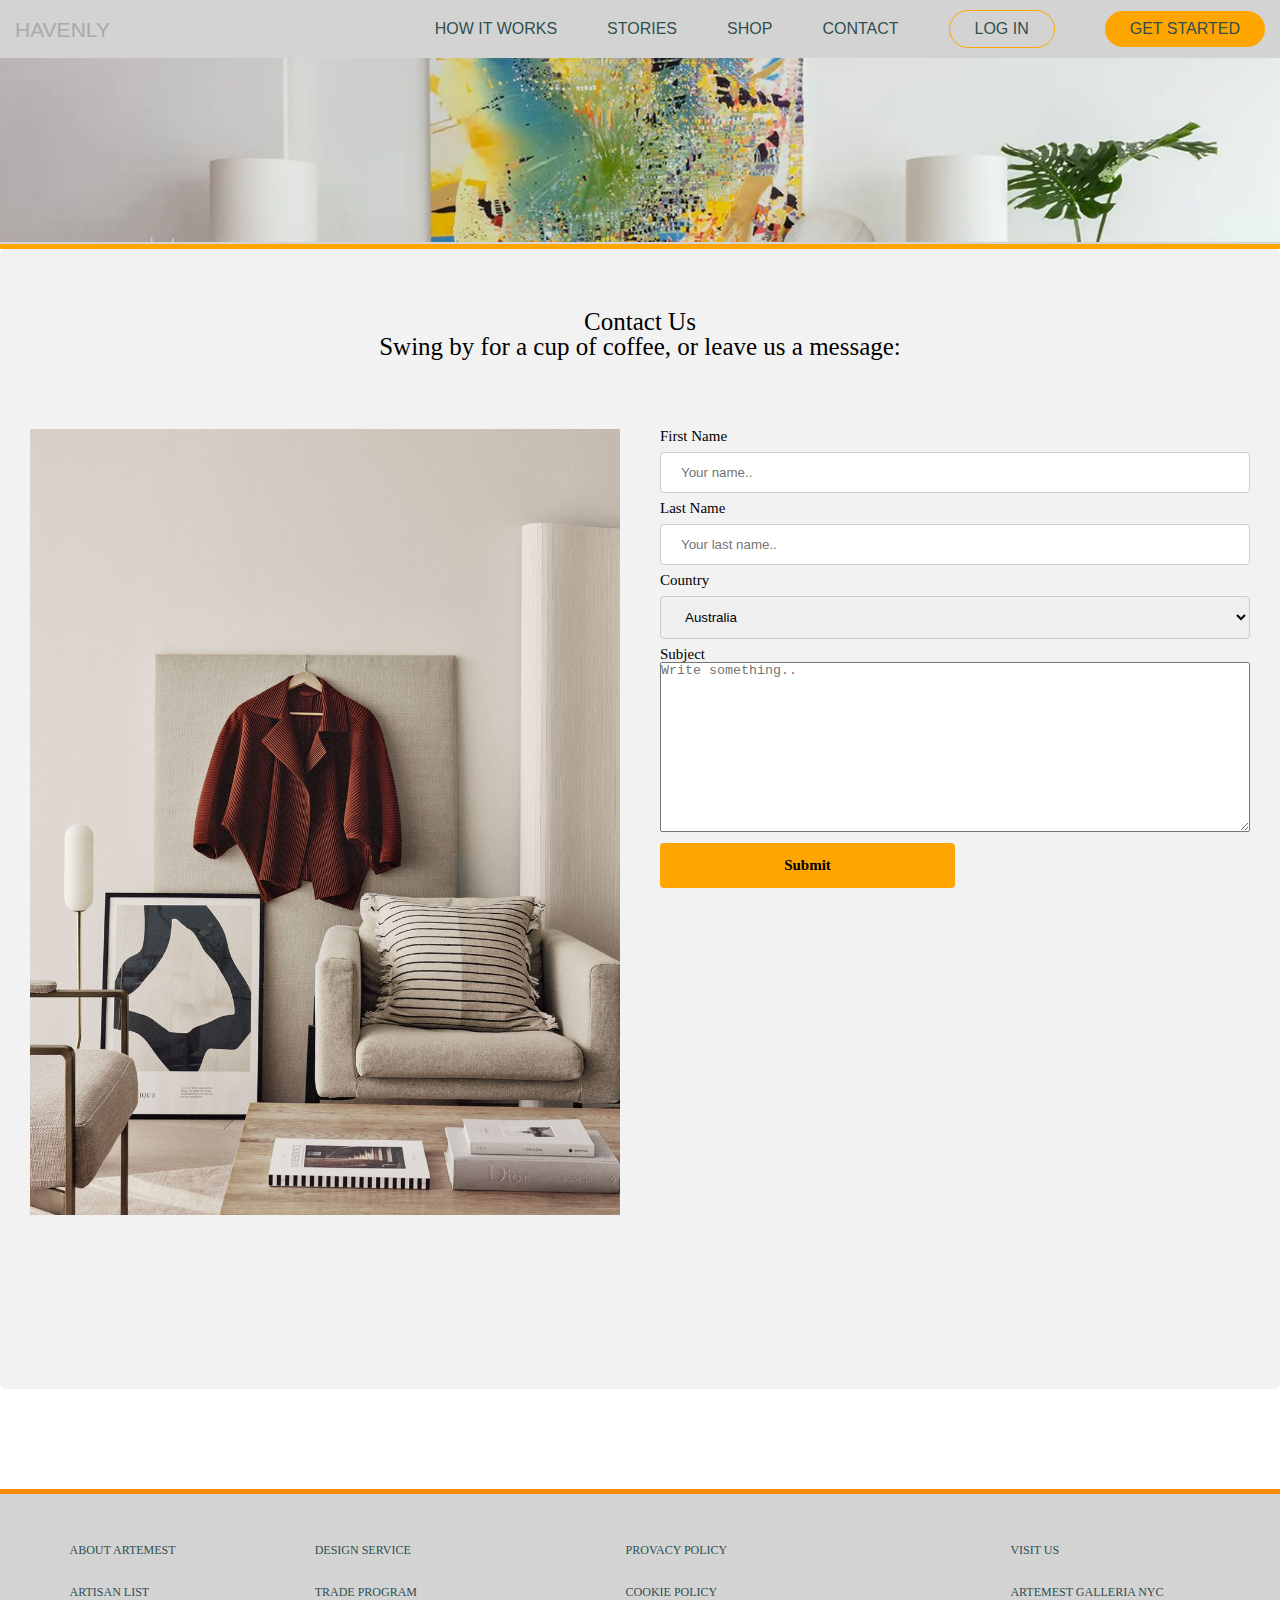
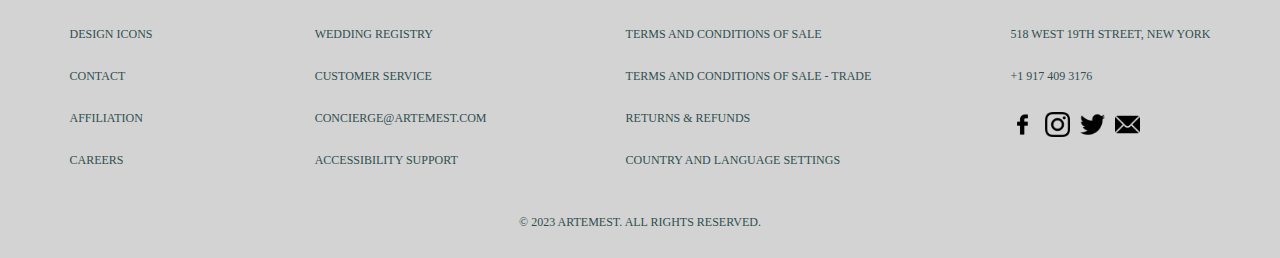
<file: assets/pages/contact.html>
<!DOCTYPE html>
<html lang="en">
<head>
    <meta charset="UTF-8">
    <meta http-equiv="X-UA-Compatible" content="IE=edge">
    <meta name="viewport" content="width=device-width, initial-scale=1.0">
    <link rel="preconnect" href="https://fonts.googleapis.com">
    <link rel="preconnect" href="https://fonts.gstatic.com" crossorigin>
    <link
        href="https://fonts.googleapis.com/css2?family=Andada+Pro:wght@400;500;700&family=Dancing+Script&family=Fira+Sans+Condensed:wght@500&family=Nunito&family=Open+Sans&family=Oswald:wght@500&family=Pacifico&family=Poppins&family=Red+Hat+Display&family=Red+Rose&family=Rufina:wght@700&family=Shantell+Sans:ital,wght@1,700&family=Unbounded&family=Work+Sans&display=swap"
        rel="stylesheet">
    <link rel="stylesheet" href="../css/reset.css">
    <link rel="stylesheet" href="../css/style.css">
    <script src="../../app.js" defer></script>
    <title>Document</title>
</head>
<body>
    <header class="header">
        <nav class="navbar">
            <a href="../../index.html" class="nav-logo">HAVENLY</a>
            <ul class="nav-menu">
                <li class="nav-item">
                    <a href="howitworks.html" class="nav-link">how it works</a>
                </li>
                <li class="nav-item">
                    <a href="stories.html" class="nav-link">stories</a>
                </li>
                <li class="nav-item">
                    <a href="shop.html" class="nav-link">shop</a>
                </li>
                <li class="nav-item">
                    <a href="contact.html" class="nav-link">contact</a>
                </li>
                <li class="first-button">
                    <a href="login.html" class="nav-link">log in</a>
                </li>
                <li class="second-button">
                    <a href="getstarted.html" class="nav-link">get started</a>
                </li>
            </ul>
            <div class="hamburger">
                <span class="bar"></span>
                <span class="bar"></span>
                <span class="bar"></span>
            </div>
        </nav>
        <img style="width:100%" src="../imgs/cover.PNG">
    </header>

    <div class="container">
        <div style="text-align:center; font-size: 25px;  font-family: 'Caveat', cursive; margin-top: 50px;">
          <h2>Contact Us</h2>
          <p>Swing by for a cup of coffee, or leave us a message:</p>
        </div>
        <div class="row">
          <div class="column">
            <img src="../imgs/contacts.jpg" style="max-width:700px; width:100%">
          </div>
          <div class="column">
            <form action="/action_page.php">
              <label for="fname">First Name</label>
              <input type="text" id="fname" name="firstname" placeholder="Your name..">
              <label for="lname">Last Name</label>
              <input type="text" id="lname" name="lastname" placeholder="Your last name..">
              <label for="country">Country</label>
              <select id="country" name="country">
                <option value="australia">Australia</option>
                <option value="canada">Canada</option>
                <option value="usa">USA</option>
              </select>
              <label for="subject">Subject</label>
              <textarea id="subject" name="subject" placeholder="Write something.." style="height:170px; width:100%"></textarea>
              <input style="width:50%" type="submit" value="Submit">
              <iframe style="width:100%; margin-top:10px;" src="https://www.google.com/maps/embed?pb=!1m18!1m12!1m3!1d2063.899574798381!2d-73.98591893163649!3d40.73949865608506!2m3!1f0!2f0!3f0!3m2!1i1024!2i768!4f13.1!3m3!1m2!1s0x89c259a0a2c6fa09%3A0x47e543db7d406c79!2sNYC%20Interior%20Design!5e0!3m2!1ska!2sge!4v1681115161000!5m2!1ska!2sge" width="600" height="450" style="border:0;" allowfullscreen="" loading="lazy" referrerpolicy="no-referrer-when-downgrade"></iframe>
            </form>
          </div>
        </div>
      </div>


      <footer>

        <div class="columns">
            <div class="first-column">
                <div>about artemest</div>
                <div>artisan list</div>
                <div>design icons</div>
                <div>contact</div>
                <div>affiliation</div>
                <div>careers</div>
            </div>

            <div class="second-column">
                <div>design service</div>
                <div>trade program</div>
                <div>wedding registry</div>
                <div>customer service</div>
                <div>concierge@artemest.com</div>
                <div>accessibility support</div>
            </div>

            <div class="third-column">
                <div>provacy policy</div>
                <div>cookie policy</div>
                <div>terms and conditions of sale</div>
                <div>terms and conditions of sale - trade</div>
                <div>returns & refunds</div>
                <div>country and language settings</div>
            </div>

            <div class="forth-column">
                <div>visit us</div>
                <div>artemest galleria NYC</div>
                <div>518 west 19th street, new york</div>
                <div>+1 917 409 3176</div>
                <div class="footer-icons">
                    <div>
                        <img style="width:25px" src="../imgs/facebook.png">
                    </div>
                    <div>
                        <img style="width:25px" src="../imgs/instagram (1).png">
                    </div>
                    <div>
                        <img style="width:25px" src="../imgs/twitter.png">
                    </div>
                    <div>
                        <img style="width:25px" src="../imgs/mail.png">
                    </div>


                </div>
            </div>
        </div>
        <div class="footer-last-line">© 2023 ARTEMEST. ALL RIGHTS RESERVED.
        </div>

    </footer>
      
      
    
</body>
</html>
</file>
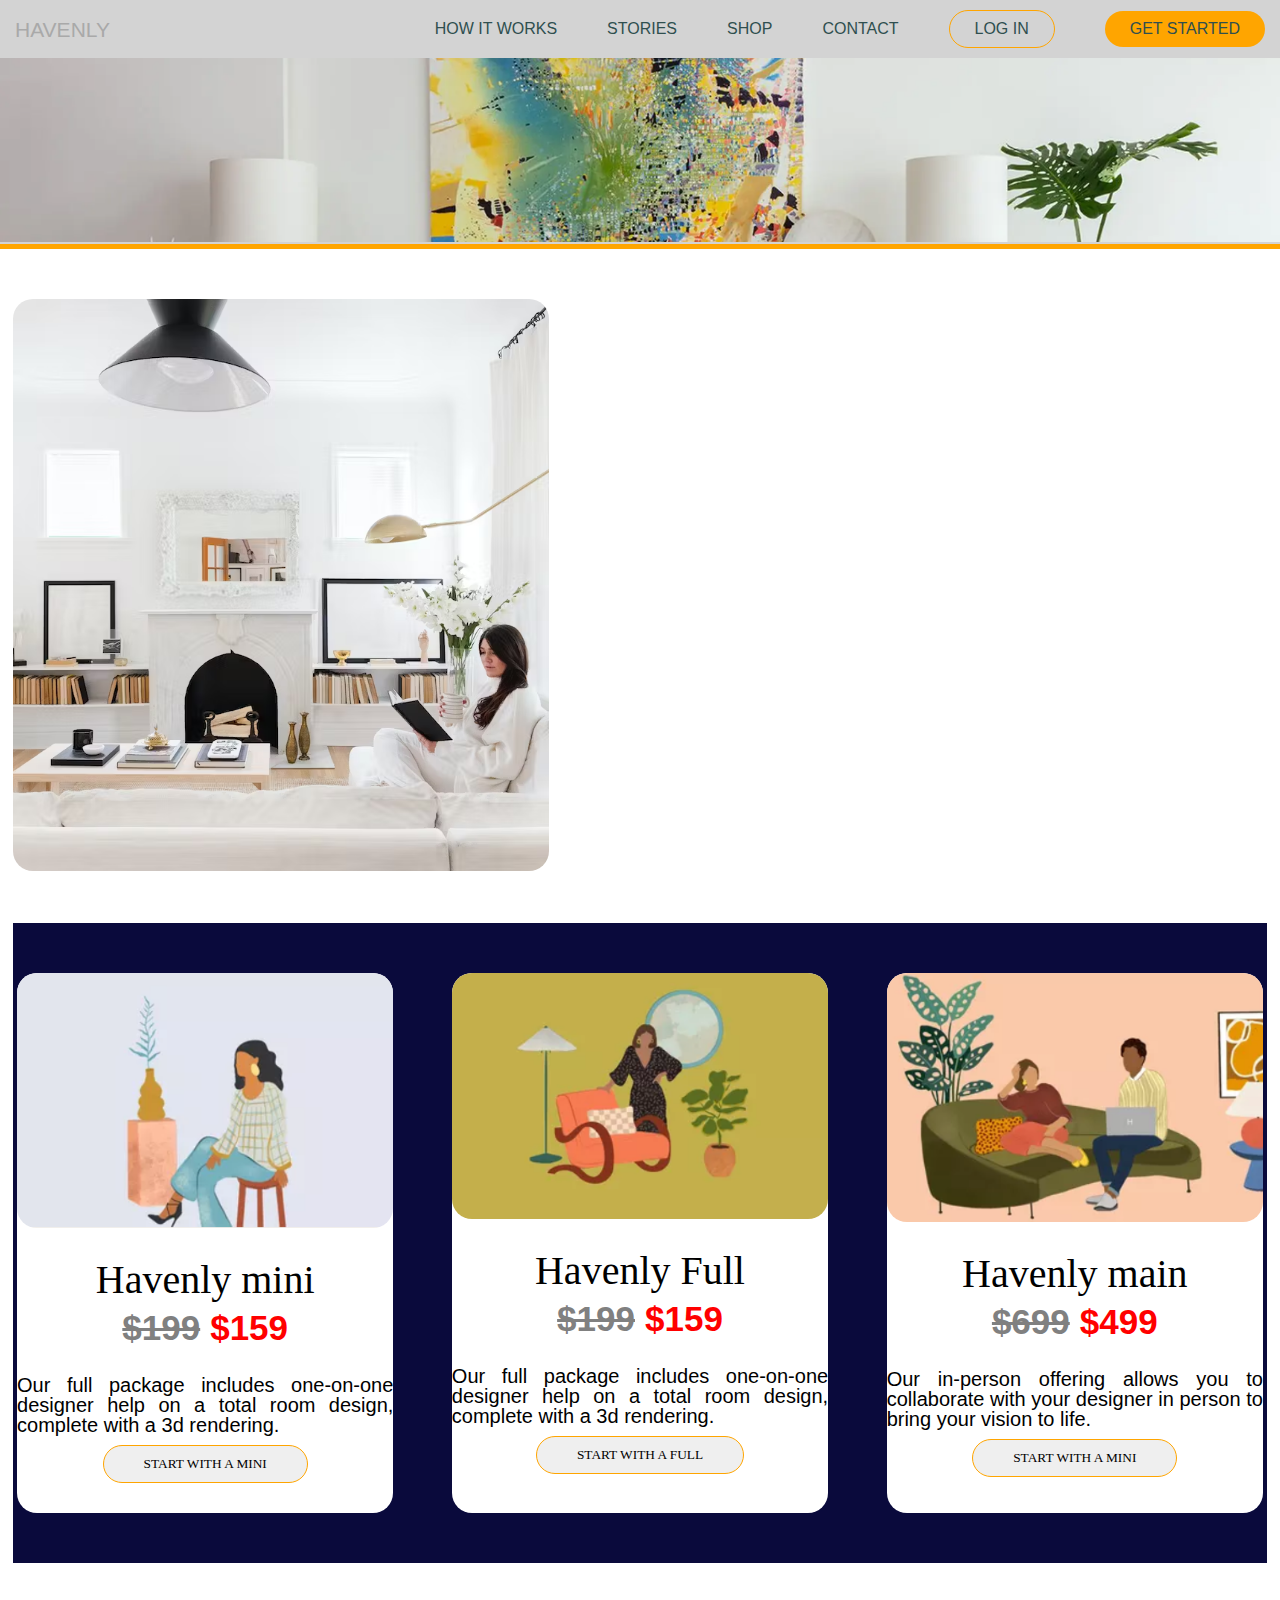
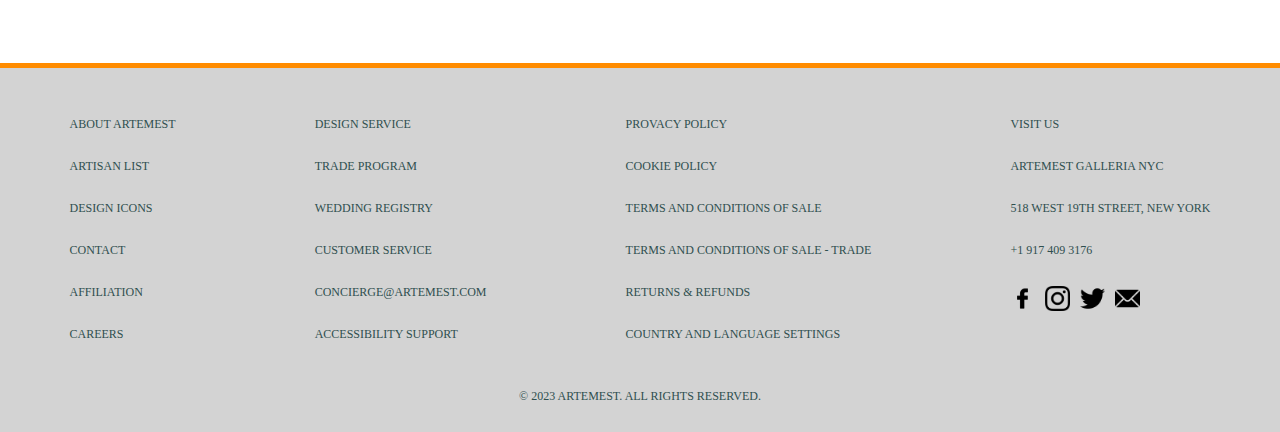
<file: assets/pages/getstarted.html>
<!DOCTYPE html>
<html lang="en">

<head>
    <meta charset="UTF-8">
    <meta http-equiv="X-UA-Compatible" content="IE=edge">
    <meta name="viewport" content="width=device-width, initial-scale=1.0">
    <link rel="preconnect" href="https://fonts.googleapis.com">
    <link rel="preconnect" href="https://fonts.gstatic.com" crossorigin>
    <link
        href="https://fonts.googleapis.com/css2?family=Andada+Pro:wght@400;500;700&family=Dancing+Script&family=Fira+Sans+Condensed:wght@500&family=Nunito&family=Open+Sans&family=Oswald:wght@500&family=Pacifico&family=Poppins&family=Red+Hat+Display&family=Red+Rose&family=Rufina:wght@700&family=Shantell+Sans:ital,wght@1,700&family=Unbounded&family=Work+Sans&display=swap"
        rel="stylesheet">
    <link rel="stylesheet" href="../css/reset.css">
    <link rel="stylesheet" href="../css/style.css">
    <script src="../../app.js" defer></script>
    <title>Document</title>
</head>
<header class="header">
    <nav class="navbar">
        <a href="../../index.html" class="nav-logo">HAVENLY</a>
        <ul class="nav-menu">
            <li class="nav-item">
                <a href="howitworks.html" class="nav-link">how it works</a>
            </li>
            <li class="nav-item">
                <a href="stories.html" class="nav-link">stories</a>
            </li>
            <li class="nav-item">
                <a href="shop.html" class="nav-link">shop</a>
            </li>
            <li class="nav-item">
                <a href="contact.html" class="nav-link">contact</a>
            </li>
            <li class="first-button">
                <a href="login.html" class="nav-link">log in</a>
            </li>
            <li class="second-button">
                <a href="getstarted.html" class="nav-link">get started</a>
            </li>
        </ul>
        <div class="hamburger">
            <span class="bar"></span>
            <span class="bar"></span>
            <span class="bar"></span>
        </div>
    </nav>
    <img style="width:100%" src="../imgs/cover.PNG">
</header>

<body>
    <div class="container-project">
        <div class="getstarted">
            <div class="get-started-img">
                <img src="../imgs/mr.avif">
            </div>
            <div class="getstarted-paragraph">
                <h1>
                    <span>Having</span>
                    <span>a</span>
                    <span>hard</span>
                    <span>time</span>
                    <span>finding</span>
                    <span>the</span>
                    <span>perfect</span>
                    <span>piece</span>
                    <span>for</span>
                    <span>your</span>
                    <span>home?</span>
                    <span>We've</span>
                    <span>got</span>
                    <span>you</span>
                    <span>our</span>
                    <span>designers</span>
                    <span>thoughtfully</span>
                    <span>source</span>
                    <span>products</span>
                    <span>from</span>
                    <span>your</span>
                    <span>favourite</span>
                    <span>brands.</span>
                    <span>Select</span>
                    <span>the</span>
                    <span>rooms</span>
                    <span>that</span>
                    <span>make</span>
                    <span>you</span>
                    <span>swoon.</span>
                </h1>
            </div>
        </div>
    
        <div class="get-main-div">
            <div class="get-div-1">
                <div>
                    <img src="../imgs/mini-1.PNG">
                </div>
                <div  class="get-title-1">Havenly mini</div>
                <div class="inner-flex-1">
                    <div style="color:grey; text-decoration: line-through; font-weight: 700;">$199</div>
                    <div style="color:red; font-weight: 700;">$159</div>
                </div>
                <div class="get-main-p">Our full package includes one-on-one designer help on a total room design, complete with a 3d
                    rendering.</div>
                <div class="get-button-1">
                    <button>start with a mini</button>
                </div>
    
            </div>
    
    
    
            <div class="get-div-2">
                <div>
                    <img src="../imgs/mini-2.PNG">
                </div>
                <div  class="get-title-1">Havenly Full</div>
                <div class="inner-flex-1">
                    <div style="color:grey; text-decoration: line-through; font-weight: 700;">$199</div>
                    <div style="color:red; font-weight: 700;">$159</div>
                </div>
                <div class="get-main-p">Our full package includes one-on-one designer help on a total room design, complete with a 3d
                    rendering.</div>
                <div class="get-button-1">
                    <button>start with a full</button>
                </div>
    
            </div>
    
    
    
            <div class="get-div-3">
                <div>
                    <img src="../imgs/mini-3.PNG">
                </div>
                <div  class="get-title-1">Havenly main</div>
                <div class="inner-flex-1">
                    <div style="color:grey; text-decoration: line-through; font-weight: 700;">$699</div>
                    <div style="color:red; font-weight: 700;">$499</div>
                </div>
                <div class="get-main-p">Our in-person offering allows you to collaborate with your designer in person to bring your vision to
                    life.</div>
                <div class="get-button-1">
                    <button>start with a mini</button>
                </div>
    
            </div>
        </div>
    </div>

    <footer>

        <div class="columns">
            <div class="first-column">
                <div>about artemest</div>
                <div>artisan list</div>
                <div>design icons</div>
                <div>contact</div>
                <div>affiliation</div>
                <div>careers</div>
            </div>

            <div class="second-column">
                <div>design service</div>
                <div>trade program</div>
                <div>wedding registry</div>
                <div>customer service</div>
                <div>concierge@artemest.com</div>
                <div>accessibility support</div>
            </div>

            <div class="third-column">
                <div>provacy policy</div>
                <div>cookie policy</div>
                <div>terms and conditions of sale</div>
                <div>terms and conditions of sale - trade</div>
                <div>returns & refunds</div>
                <div>country and language settings</div>
            </div>

            <div class="forth-column">
                <div>visit us</div>
                <div>artemest galleria NYC</div>
                <div>518 west 19th street, new york</div>
                <div>+1 917 409 3176</div>
                <div class="footer-icons">
                    <div>
                        <img style="width:25px" src="../imgs/facebook.png">
                    </div>
                    <div>
                        <img style="width:25px" src="../imgs/instagram (1).png">
                    </div>
                    <div>
                        <img style="width:25px" src="../imgs/twitter.png">
                    </div>
                    <div>
                        <img style="width:25px" src="../imgs/mail.png">
                    </div>


                </div>
            </div>
        </div>
        <div class="footer-last-line">© 2023 ARTEMEST. ALL RIGHTS RESERVED.
        </div>

    </footer>

</body>

</html>
</file>
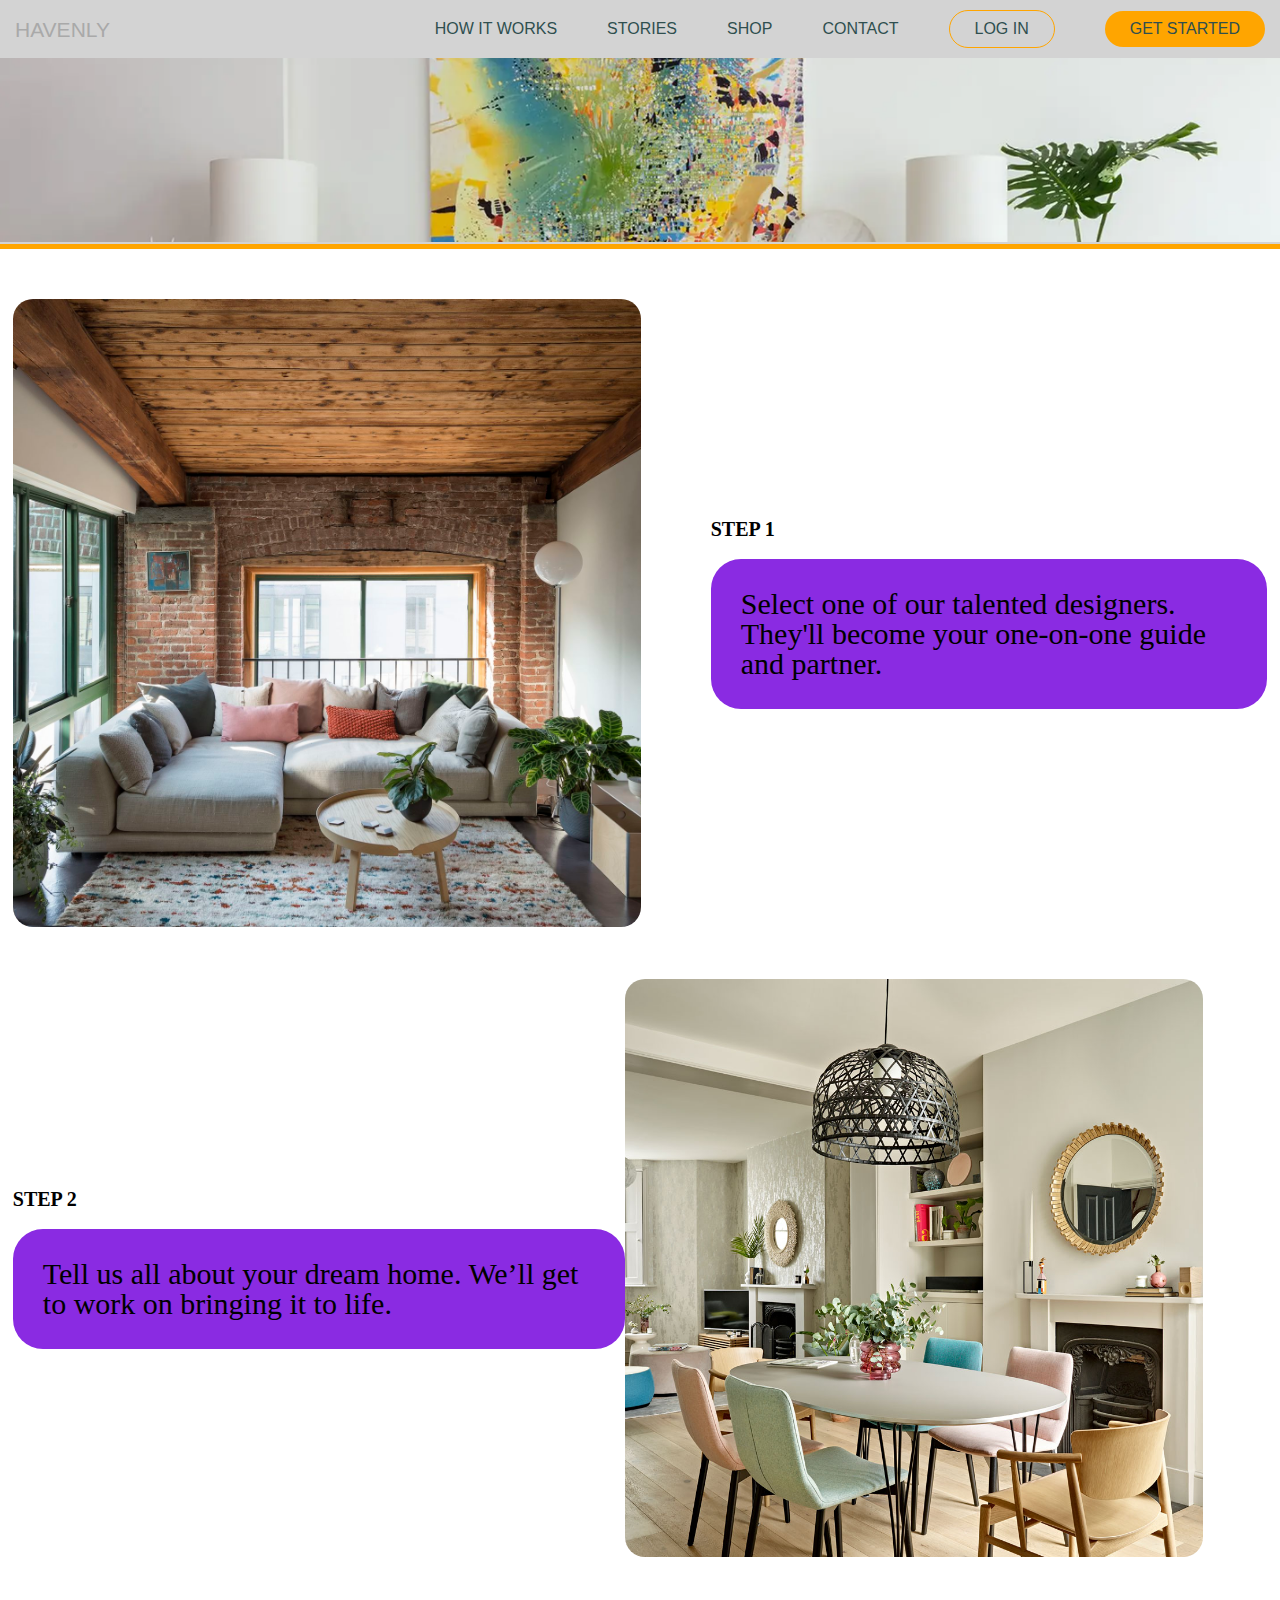
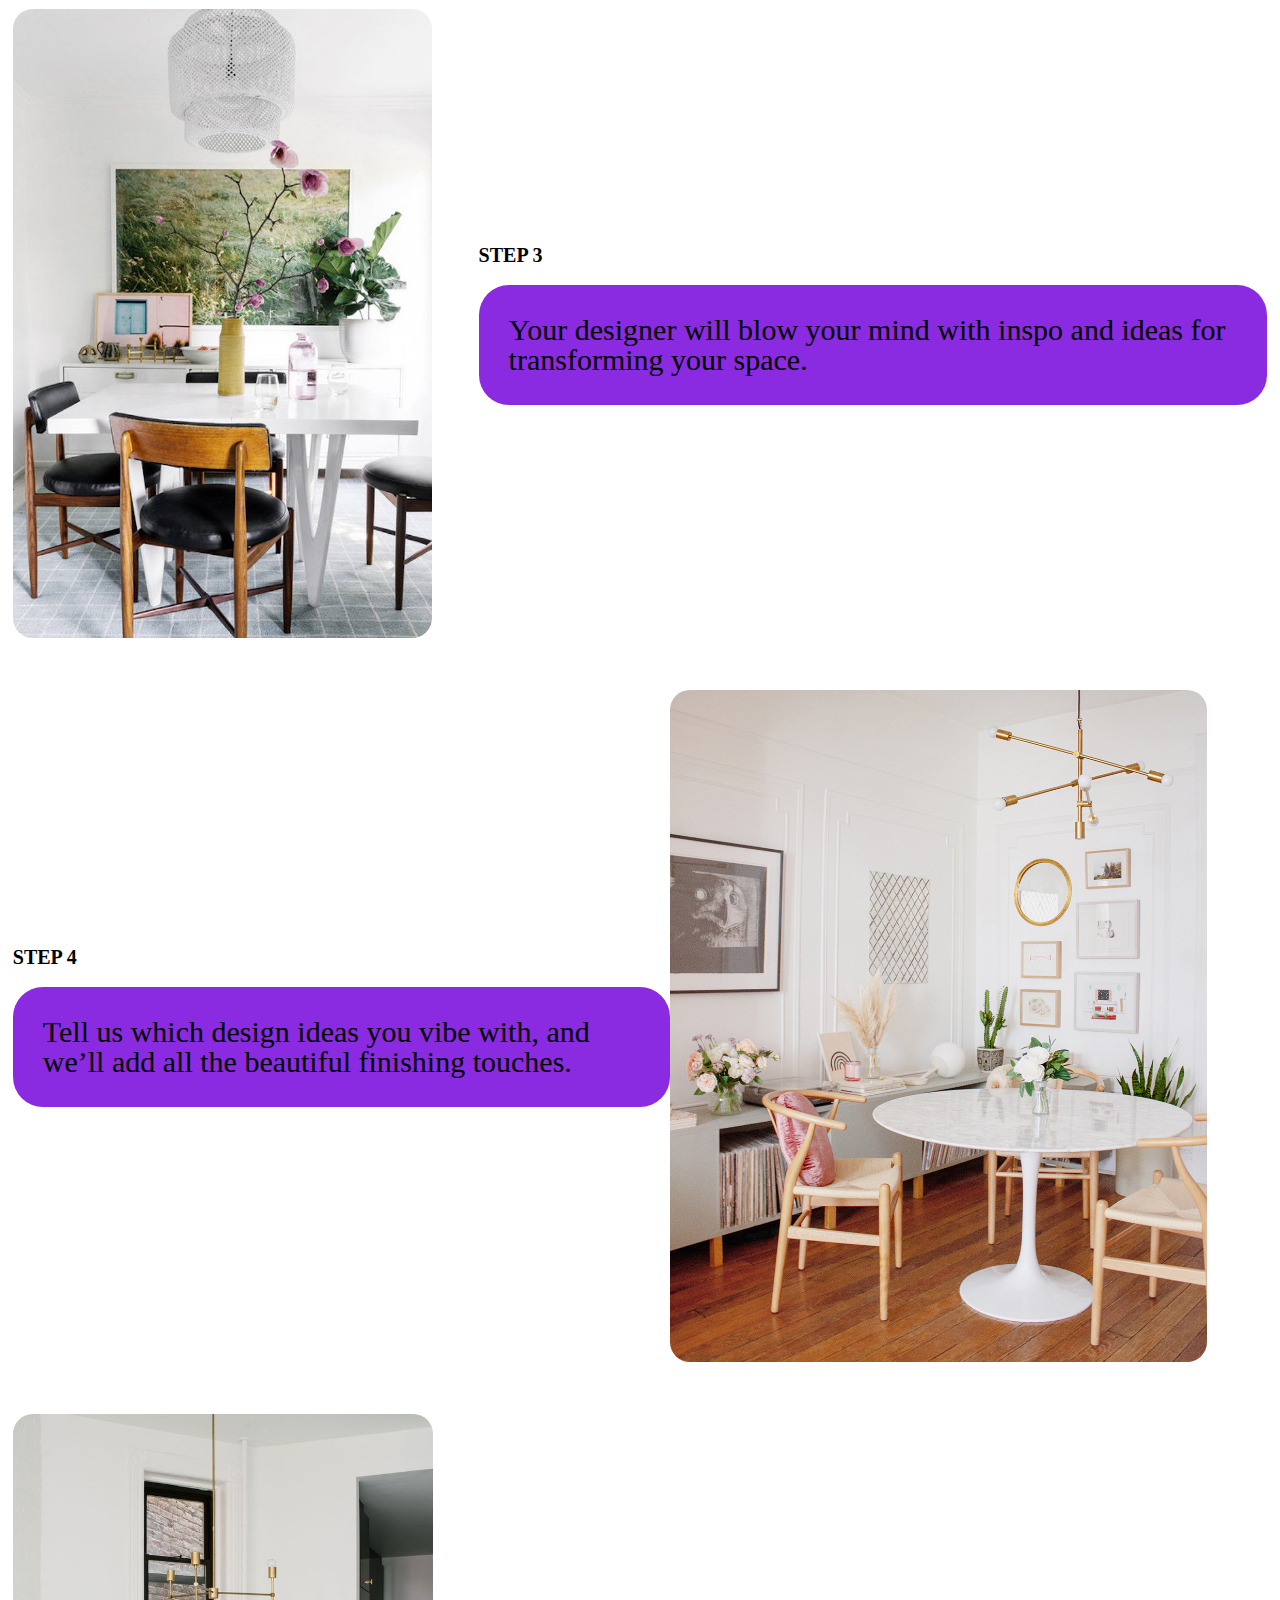
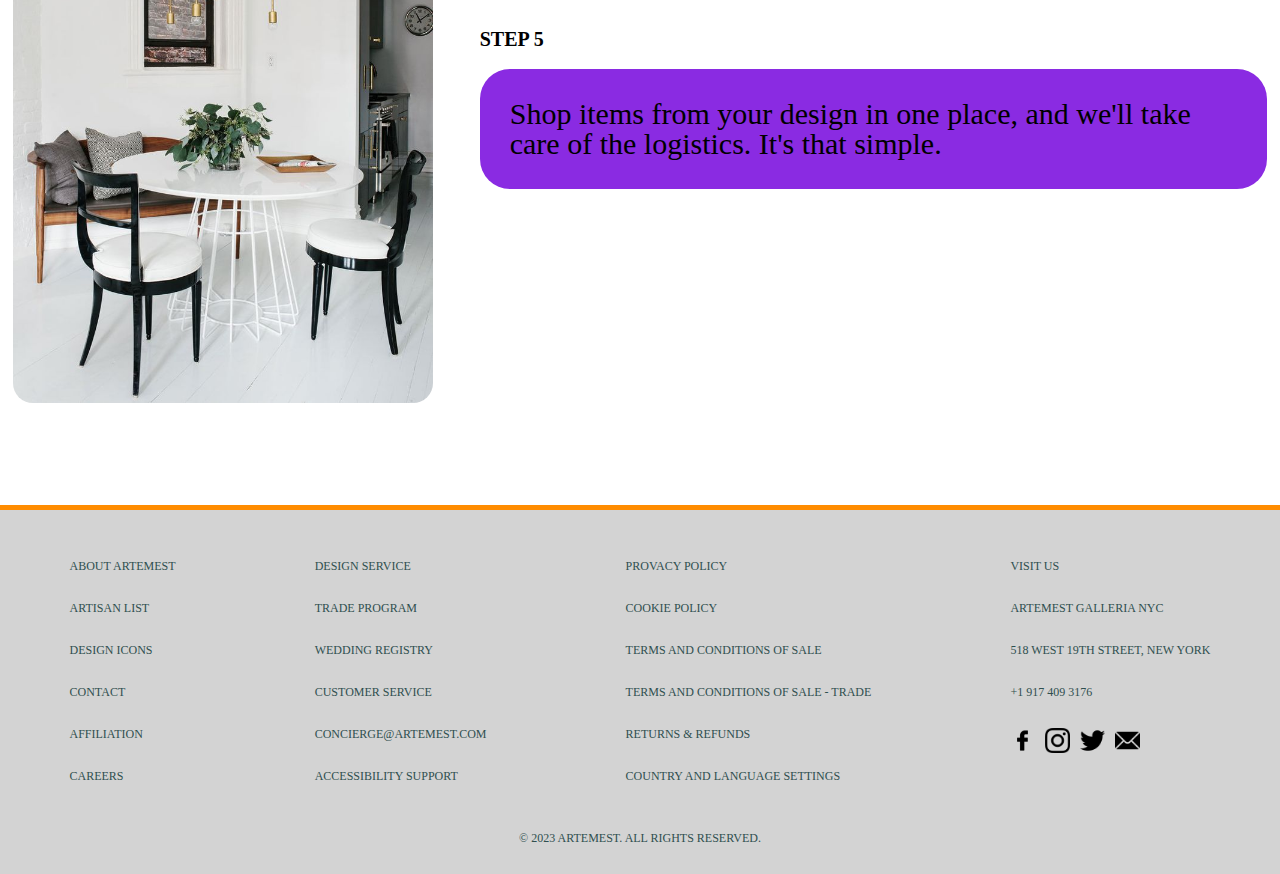
<file: assets/pages/howitworks.html>
<!DOCTYPE html>
<html lang="en">

<head>
    <meta charset="UTF-8">
    <meta http-equiv="X-UA-Compatible" content="IE=edge">
    <meta name="viewport" content="width=device-width, initial-scale=1.0">
    <link rel="preconnect" href="https://fonts.googleapis.com">
    <link rel="preconnect" href="https://fonts.gstatic.com" crossorigin>
    <link
        href="https://fonts.googleapis.com/css2?family=Andada+Pro:wght@400;500;700&family=Dancing+Script&family=Fira+Sans+Condensed:wght@500&family=Nunito&family=Open+Sans&family=Oswald:wght@500&family=Pacifico&family=Poppins&family=Red+Hat+Display&family=Red+Rose&family=Rufina:wght@700&family=Shantell+Sans:ital,wght@1,700&family=Unbounded&family=Work+Sans&display=swap"
        rel="stylesheet">
    <link rel="stylesheet" href="../css/reset.css">
    <link rel="stylesheet" href="../css/style.css">
    <script src="../../app.js" defer></script>
    <title>Document</title>
</head>

<body>
    <header class="header">
        <nav class="navbar">
            <a href="../../index.html" class="nav-logo">HAVENLY</a>
            <ul class="nav-menu">
                <li class="nav-item">
                    <a href="howitworks.html" class="nav-link">how it works</a>
                </li>
                <li class="nav-item">
                    <a href="stories.html" class="nav-link">stories</a>
                </li>
                <li class="nav-item">
                    <a href="shop.html" class="nav-link">shop</a>
                </li>
                <li class="nav-item">
                    <a href="contact.html" class="nav-link">contact</a>
                </li>
                <li class="first-button">
                    <a href="login.html" class="nav-link">log in</a>
                </li>
                <li class="second-button">
                    <a href="getstarted.html" class="nav-link">get started</a>
                </li>
            </ul>
            <div class="hamburger">
                <span class="bar"></span>
                <span class="bar"></span>
                <span class="bar"></span>
            </div>
        </nav>
        <img style="width:100%" src="../imgs/cover.PNG">
    </header>

    <div class="container-project">
        <div class="how">
            <div>
                <img src="../imgs/how-1.jpg">
            </div>
            <div>
                <div class="how-first">STEP 1</div>
                <div class="how-second">Select one of our talented designers. They'll become your one-on-one guide and partner.</div>
            </div>
        </div>
    
        <div class="how">
            <div>
                <div class="how-first">STEP 2</div>
                <div class="how-second">Tell us all about your dream home. We’ll get to work on bringing it to life.</div>
            </div>
            <div>
                <img src="../imgs/how-2.jpg">
            </div>
        </div>
    
        <div class="how">
            <div>
                <img src="../imgs/how-3.jpg">
            </div>
            <div>
                <div class="how-first">STEP 3</div>
                <div class="how-second">Your designer will blow your mind with inspo and ideas for transforming your space.</div>
            </div>
        </div>
    
        <div class="how">
            <div>
                <div class="how-first">STEP 4</div>
                <div class="how-second">Tell us which design ideas you vibe with, and we’ll add all the beautiful finishing touches.</div>
            </div>
            <div>
                <img src="../imgs/how-4.jpg">
            </div>
        </div>
    
        <div class="how">
            <div>
                <img src="../imgs/how-5.jpg">
            </div>
            <div>
                <div class="how-first">STEP 5</div>
                <div class="how-second">Shop items from your design in one place, and we'll take care of the logistics. It's that simple.</div>
            </div>
        </div>
    
    </div>


    <footer>

        <div class="columns">
            <div class="first-column">
                <div>about artemest</div>
                <div>artisan list</div>
                <div>design icons</div>
                <div>contact</div>
                <div>affiliation</div>
                <div>careers</div>
            </div>

            <div class="second-column">
                <div>design service</div>
                <div>trade program</div>
                <div>wedding registry</div>
                <div>customer service</div>
                <div>concierge@artemest.com</div>
                <div>accessibility support</div>
            </div>

            <div class="third-column">
                <div>provacy policy</div>
                <div>cookie policy</div>
                <div>terms and conditions of sale</div>
                <div>terms and conditions of sale - trade</div>
                <div>returns & refunds</div>
                <div>country and language settings</div>
            </div>

            <div class="forth-column">
                <div>visit us</div>
                <div>artemest galleria NYC</div>
                <div>518 west 19th street, new york</div>
                <div>+1 917 409 3176</div>
                <div class="footer-icons">
                    <div>
                        <img style="width:25px" src="../imgs/facebook.png">
                    </div>
                    <div>
                        <img style="width:25px" src="../imgs/instagram (1).png">
                    </div>
                    <div>
                        <img style="width:25px" src="../imgs/twitter.png">
                    </div>
                    <div>
                        <img style="width:25px" src="../imgs/mail.png">
                    </div>


                </div>
            </div>
        </div>
        <div class="footer-last-line">© 2023 ARTEMEST. ALL RIGHTS RESERVED.
        </div>

    </footer>




</body>

</html>
</file>
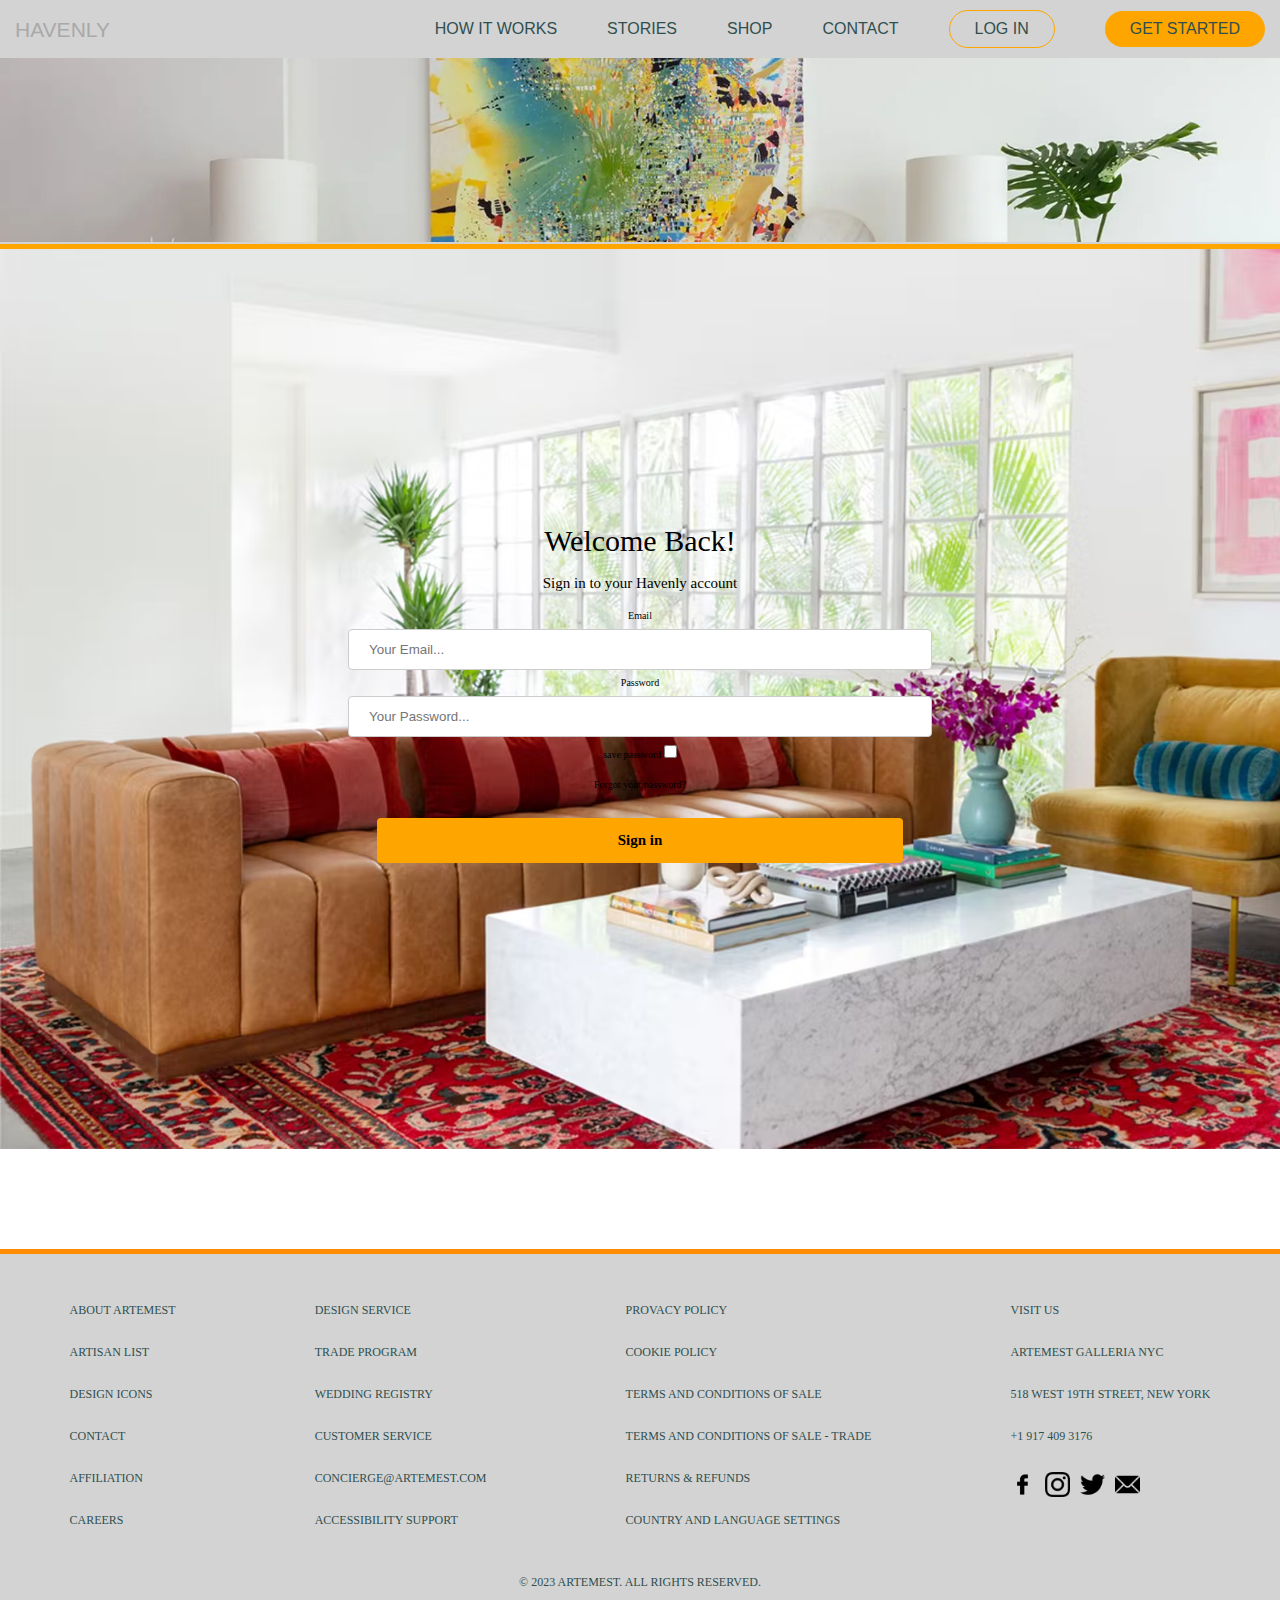
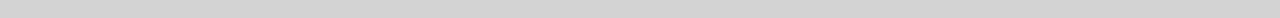
<file: assets/pages/login.html>
<!DOCTYPE html>
<html lang="en">

<head>
    <meta charset="UTF-8">
    <meta http-equiv="X-UA-Compatible" content="IE=edge">
    <meta name="viewport" content="width=device-width, initial-scale=1.0">
    <link rel="preconnect" href="https://fonts.googleapis.com">
    <link rel="preconnect" href="https://fonts.gstatic.com" crossorigin>
    <link
        href="https://fonts.googleapis.com/css2?family=Andada+Pro:wght@400;500;700&family=Dancing+Script&family=Fira+Sans+Condensed:wght@500&family=Nunito&family=Open+Sans&family=Oswald:wght@500&family=Pacifico&family=Poppins&family=Red+Hat+Display&family=Red+Rose&family=Rufina:wght@700&family=Shantell+Sans:ital,wght@1,700&family=Unbounded&family=Work+Sans&display=swap"
        rel="stylesheet">
    <link rel="stylesheet" href="../css/reset.css">
    <link rel="stylesheet" href="../css/style.css">
    <script src="../../app.js" defer></script>
    <title>Document</title>
</head>

<body>
    <header class="header">
        <nav class="navbar">
            <a href="../../index.html" class="nav-logo">HAVENLY</a>
            <ul class="nav-menu">
                <li class="nav-item">
                    <a href="howitworks.html" class="nav-link">how it works</a>
                </li>
                <li class="nav-item">
                    <a href="stories.html" class="nav-link">stories</a>
                </li>
                <li class="nav-item">
                    <a href="shop.html" class="nav-link">shop</a>
                </li>
                <li class="nav-item">
                    <a href="contact.html" class="nav-link">contact</a>
                </li>
                <li class="first-button">
                    <a href="login.html" class="nav-link">log in</a>
                </li>
                <li class="second-button">
                    <a href="getstarted.html" class="nav-link">get started</a>
                </li>
            </ul>
            <div class="hamburger">
                <span class="bar"></span>
                <span class="bar"></span>
                <span class="bar"></span>
            </div>
        </nav>
        <img style="width:100%" src="../imgs/cover.PNG">
    </header>
    <div class="hero-image-2">
        <div class="hero-content-2">
            <div class="hero-content-inner-2">

                <form action="/action_page.php">
                    <div style="font-size:30px; padding-bottom: 20px;">Welcome Back!</div>
                    <div style="font-size:15px; padding-bottom: 20px;;">Sign in to your Havenly account</div>
                    <label for="fname">Email</label>
                    <input type="text" id="fname" name="firstname" placeholder="Your Email...">

                    <label for="lname">Password</label>
                    <input type="text" id="lname" name="lastname" placeholder="Your Password...">
                    <label for="save-account-or-not">save password</label>
                    <input type="checkbox" id="save-account-or-not" placeholder="password">
                    <div style="padding-bottom:20px; padding-top: 20px;;">Forgot your password?</div>

                    <input type="submit" value="Sign in">
                </form>

            </div>
        </div>
    </div>

    <footer>

        <div class="columns">
            <div class="first-column">
                <div>about artemest</div>
                <div>artisan list</div>
                <div>design icons</div>
                <div>contact</div>
                <div>affiliation</div>
                <div>careers</div>
            </div>

            <div class="second-column">
                <div>design service</div>
                <div>trade program</div>
                <div>wedding registry</div>
                <div>customer service</div>
                <div>concierge@artemest.com</div>
                <div>accessibility support</div>
            </div>

            <div class="third-column">
                <div>provacy policy</div>
                <div>cookie policy</div>
                <div>terms and conditions of sale</div>
                <div>terms and conditions of sale - trade</div>
                <div>returns & refunds</div>
                <div>country and language settings</div>
            </div>

            <div class="forth-column">
                <div>visit us</div>
                <div>artemest galleria NYC</div>
                <div>518 west 19th street, new york</div>
                <div>+1 917 409 3176</div>
                <div class="footer-icons">
                    <div>
                        <img style="width:25px" src="../imgs/facebook.png">
                    </div>
                    <div>
                        <img style="width:25px" src="../imgs/instagram (1).png">
                    </div>
                    <div>
                        <img style="width:25px" src="../imgs/twitter.png">
                    </div>
                    <div>
                        <img style="width:25px" src="../imgs/mail.png">
                    </div>


                </div>
            </div>
        </div>
        <div class="footer-last-line">© 2023 ARTEMEST. ALL RIGHTS RESERVED.
        </div>
    </footer>
    


</body>

</html>
</file>
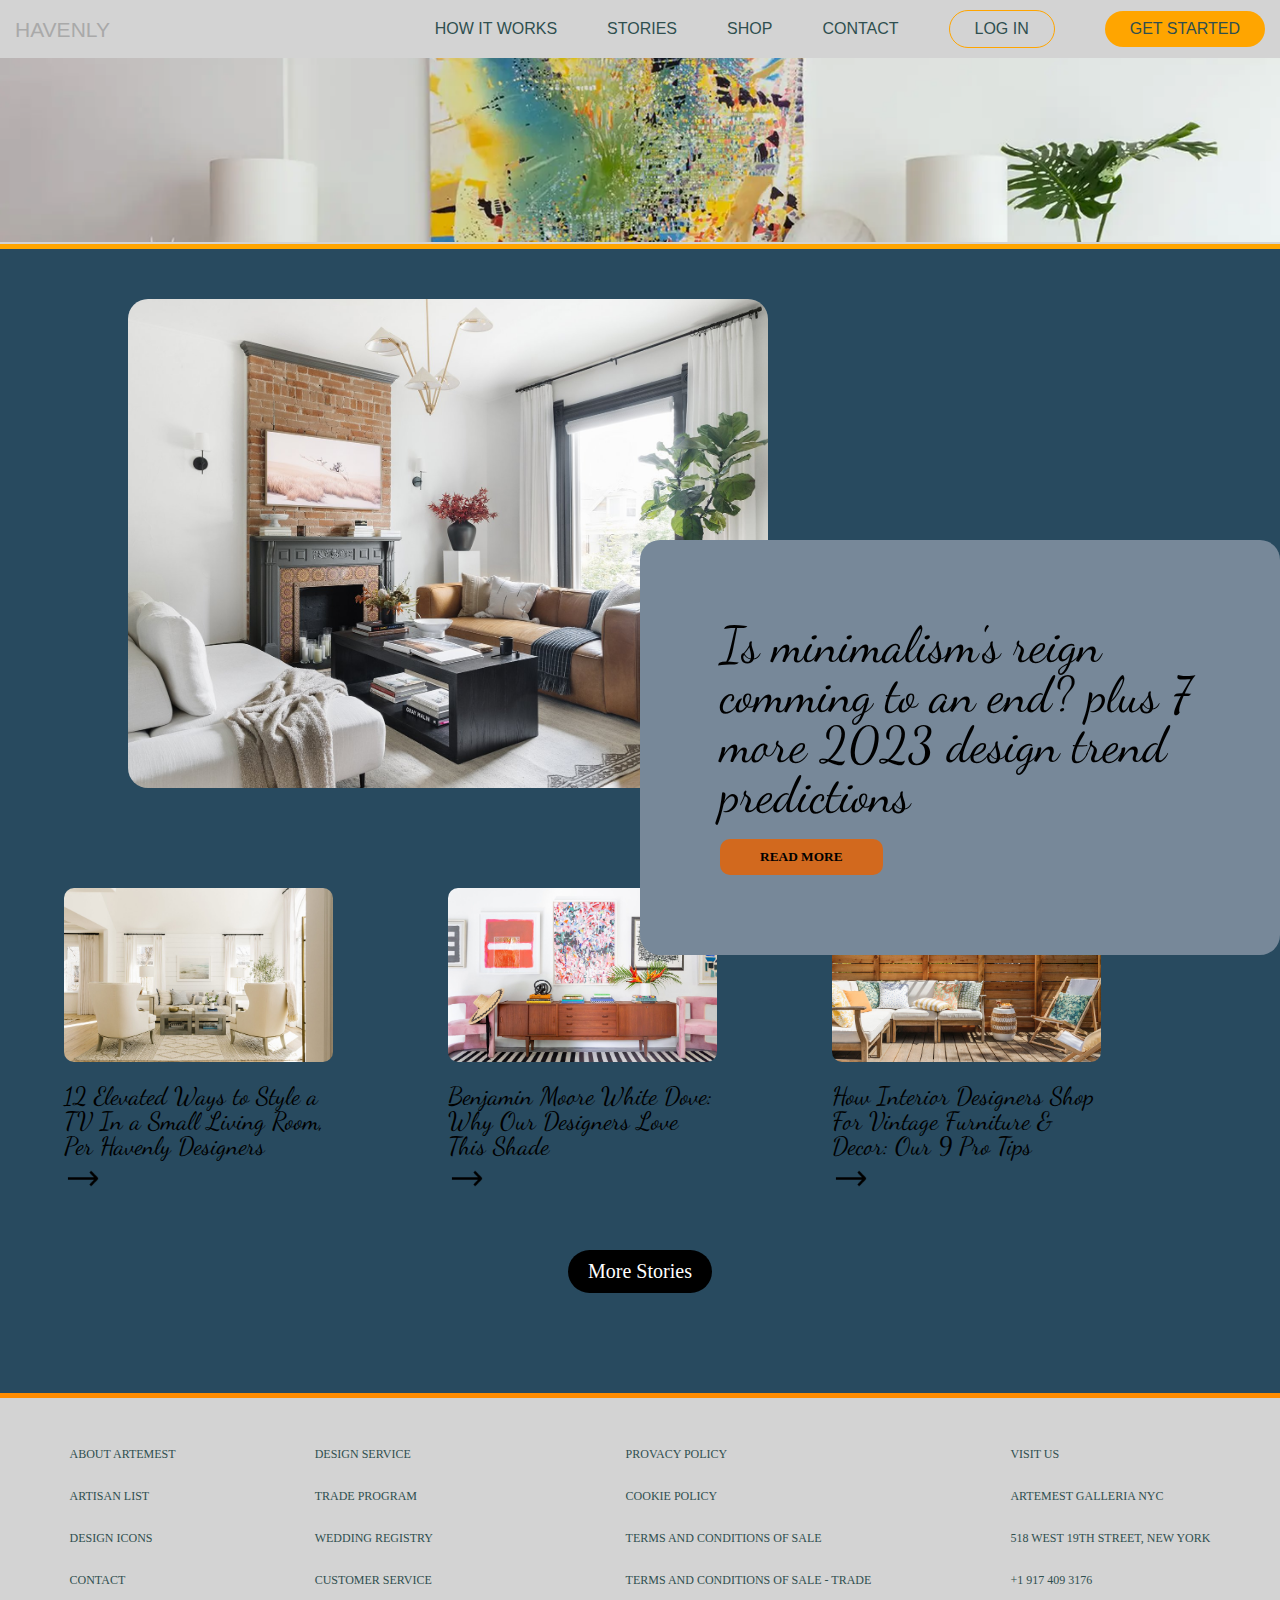
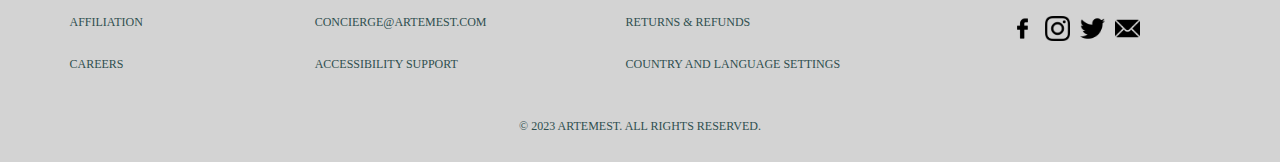
<file: assets/pages/stories.html>
<!DOCTYPE html>
<html lang="en">

<head>
    <meta charset="UTF-8">
    <meta http-equiv="X-UA-Compatible" content="IE=edge">
    <meta name="viewport" content="width=device-width, initial-scale=1.0">
    <link rel="preconnect" href="https://fonts.googleapis.com">
    <link rel="preconnect" href="https://fonts.gstatic.com" crossorigin>
    <link
        href="https://fonts.googleapis.com/css2?family=Andada+Pro:wght@400;500;700&family=Dancing+Script&family=Fira+Sans+Condensed:wght@500&family=Nunito&family=Open+Sans&family=Oswald:wght@500&family=Pacifico&family=Poppins&family=Red+Hat+Display&family=Red+Rose&family=Rufina:wght@700&family=Shantell+Sans:ital,wght@1,700&family=Unbounded&family=Work+Sans&display=swap"
        rel="stylesheet">
    <link rel="stylesheet" href="../css/reset.css">
    <link rel="stylesheet" href="../css/style.css">
    <script src="../../app.js" defer></script>
    <title>Document</title>
</head>

<body style="background-color: rgb(40, 74, 95);">
    <header class="header">
        <nav class="navbar">
            <a href="../../index.html" class="nav-logo">HAVENLY</a>
            <ul class="nav-menu">
                <li class="nav-item">
                    <a href="howitworks.html" class="nav-link">how it works</a>
                </li>
                <li class="nav-item">
                    <a href="stories.html" class="nav-link">stories</a>
                </li>
                <li class="nav-item">
                    <a href="shop.html" class="nav-link">shop</a>
                </li>
                <li class="nav-item">
                    <a href="contact.html" class="nav-link">contact</a>
                </li>
                <li class="first-button">
                    <a href="login.html" class="nav-link">log in</a>
                </li>
                <li class="second-button">
                    <a href="getstarted.html" class="nav-link">get started</a>
                </li>
            </ul>
            <div class="hamburger">
                <span class="bar"></span>
                <span class="bar"></span>
                <span class="bar"></span>
            </div>
        </nav>
        <img style="width:100%" src="../imgs/cover.PNG">
    </header>
    <div class="stories-flex">
        <div class="stories-1">
            <img src="../imgs/stories-1.jpg">
        </div>
        <div class="stories-p">
            <p>Is minimalism's reign comming to an end? plus 7 more 2023 design trend predictions</p>
            <div>
                <button>read more</button>
            </div>
        </div>
    </div>

    <div class="stories-block">
        <div>
            <img class="stories-img1" src="../imgs/stories-2.jpg">
            <p>12 Elevated Ways to Style a TV In a Small Living Room, Per Havenly Designers</p>
            <img class="arrow-icon" src="../imgs/icons8-arrow-50.png">
        </div>
        <div>
            <img class="stories-img2" src="../imgs/stories-3.jpg">
            <p>Benjamin Moore White Dove: Why Our Designers Love This Shade</p>
            <img class="arrow-icon" src="../imgs/icons8-arrow-50.png">
        </div>
        <div>
            <img class="stories-img3" src="../imgs/stories-4.jpg">
            <p>How Interior Designers Shop For Vintage Furniture & Decor: Our 9 Pro Tips</p>
            <img class="arrow-icon" src="../imgs/icons8-arrow-50.png">
        </div>
    </div>

    <div class="stories-lastbutton">
        <button>more stories</button>
    </div>

   
   


    <footer>

        <div class="columns">
            <div class="first-column">
                <div>about artemest</div>
                <div>artisan list</div>
                <div>design icons</div>
                <div>contact</div>
                <div>affiliation</div>
                <div>careers</div>
            </div>

            <div class="second-column">
                <div>design service</div>
                <div>trade program</div>
                <div>wedding registry</div>
                <div>customer service</div>
                <div>concierge@artemest.com</div>
                <div>accessibility support</div>
            </div>

            <div class="third-column">
                <div>provacy policy</div>
                <div>cookie policy</div>
                <div>terms and conditions of sale</div>
                <div>terms and conditions of sale - trade</div>
                <div>returns & refunds</div>
                <div>country and language settings</div>
            </div>

            <div class="forth-column">
                <div>visit us</div>
                <div>artemest galleria NYC</div>
                <div>518 west 19th street, new york</div>
                <div>+1 917 409 3176</div>
                <div class="footer-icons">
                    <div>
                        <img style="width:25px" src="../imgs/facebook.png">
                    </div>
                    <div>
                        <img style="width:25px" src="../imgs/instagram (1).png">
                    </div>
                    <div>
                        <img style="width:25px" src="../imgs/twitter.png">
                    </div>
                    <div>
                        <img style="width:25px" src="../imgs/mail.png">
                    </div>


                </div>
            </div>
        </div>
        <div class="footer-last-line">© 2023 ARTEMEST. ALL RIGHTS RESERVED.
        </div>
    </footer>



    

</body>



</html>
</file>
<file: assets/css/style.css>
@font-face {
    font-family: 'Pacifico', cursive;
    src: url(../fonts/Caveat-VariableFont_wght.ttf)
}

@font-face {
    font-family: 'Domine', serif;
    src: url(../fonts/Domine-VariableFont_wght.ttf)
}

@font-face {
    font-family: 'Caveat', cursive;
    src: url(../fonts/Pacifico-Regular.ttf)
}

@font-face {
    font-family: 'Dancing Script', cursive;
    src: url(../fonts/DancingScript-VariableFont_wght.ttf);
}

* {
    margin: 0;
    padding: 0;
    box-sizing: border-box;
}
.container-project {
    margin :50px auto;
    max-width: 1800px;
    width:98%
}

html {
    font-size: 62.5%;
    font-family: 'Roboto', sans-serif;
}

li {
    list-style: none;
}



a {
    text-decoration: none;
    color: darkslategray;
}

.header {
    border-bottom: 5px solid orange;
    background-color: lightgray;
    

}

.navbar {
    display: flex;
    justify-content: space-between;
    align-items: center;
    padding: 1rem 1.5rem;
    

}

.hamburger {
    display: none;

}



.bar {
    display: block;
    width: 25px;
    height: 3px;
    margin: 5px auto;
    -webkit-transition: all 0.3s ease-in-out;
    transition: all 0.3s ease-in-out;
    background-color: #101010;
}

.nav-menu {
    display: flex;
    justify-content: space-between;
    align-items: center;



}

.nav-item {
    margin-left: 5rem;
    text-transform: uppercase;
}

.form {
    display: flex;
    flex-direction: row;
  }
  .search-field {
    width: 100%;
    padding: 10px 35px 10px 15px;
    border: none;
    border-radius: 100px;
    outline: none;
  }

  
  
  .search-button {
    background: transparent;
    border: none;
    outline: none;
    margin-left: -33px;
  }
  
  .search-button img {
    width: 20px;
    height: 20px;
    object-fit: cover;
    cursor: pointer;
  }

.first-button,
.second-button {
    margin-left: 5rem;
    text-transform: uppercase;
}

.first-button,
.second-button {
    border: 1px solid black;
    padding: 10px 25px;
    border-radius: 50px;
    cursor: pointer;
}

.first-button {
    border-color: orange;
}

.second-button {
    background-color: orange;
    border: none;
}



.first-button:hover,
.second-button:hover {
    background-color: blue;

}



.nav-link {
    font-size: 1.6rem;
    font-weight: 400;
    color: darkslategray;
}

.nav-link:hover {
    color: black;
}

.nav-logo {
    font-size: 2.1rem;
    font-weight: 500;
    color: darkgrey;
}

.hero-image {
    position: relative;
    width: 100%;
    height: auto;
    text-align: center;
    background: url(../imgs/Adobe+-+Pink+Chair+with+Table.jpeg);
    background-size: cover;
    background-repeat: no-repeat;

}

.hero-image-2 {
    position: relative;
    width: 100%;
    height: auto;
    text-align: center;
    background: url(../imgs/login.avif);
    background-size: cover;
    background-repeat: no-repeat;

}



.hero-image::before {
    content: ' ';
    position: absolute;
    left: 0;
    top: 0;
    width: 100%;
    height: 100%;


}
.hero-image-2::before {
    content: ' ';
    position: absolute;
    left: 0;
    top: 0;
    width: 100%;
    height: 100%;


}

.hero-content {
    position: relative;
    width: 60%;
    display: flex;
    justify-content: center;
    align-items: center;
    height: 100vh;
    margin: 0 auto;
    font-family: 'Caveat', cursive;
}

.hero-content-2 {
    position: relative;
    width: 60%;
    display: flex;
    justify-content: center;
    align-items: center;
    height: 100vh;
    margin: 0 auto;
    font-family: 'Caveat', cursive;
}

.hero-content-inner h1 {
    font-size: 50px;
    color: rgb(78, 77, 77);
    margin-bottom: 20px;
}

.hero-content-inner p {
    width: 75%;
    margin: 0 auto;
    font-size: 30px;
    font-weight: normal;
    color: rgb(78, 77, 77);
    line-height: 30px;
}

.hero-content-inner-2 h1 {
    font-size: 50px;
    color: rgb(78, 77, 77);
    margin-bottom: 20px;
}

.hero-content-inner-2 p {
    width: 75%;
    margin: 0 auto;
    font-size: 30px;
    font-weight: normal;
    color: rgb(78, 77, 77);
    line-height: 30px;
}

.hero-content-inner button {
    width: 250px;
    height: 60px;
    margin-top: 40px;
    border-radius: 50px;
    outline: none;
    font-size: 20px;
    text-transform: capitalize;
    background-color: rgb(216, 144, 8);
    color: #fff;
    box-shadow: 0 0 30px rgba (0, 0, 0, .3);
    border: 2px solid transparent;
    cursor: pointer;
    transition: all ease .2s;
    font-family: 'Caveat', cursive;
}

.hero-content-inner button:hover {
    border-color: #fff;
    color: rgb(78, 77, 77);
    background: transparent;
}

.first-flex {
    display: flex;
    flex-direction: column;
    align-items: center;
    font-size: 20px;
    margin-top: 50px;
    font-family: 'Caveat', cursive;
    width: 100%;


}

.first-line {
    margin-bottom: 20px;

}

.second-line {
    width: 100%;
    text-align: center;

}

.modal button {
    margin-top: 100px;
}




.animate-charcter {
    text-transform: uppercase;
    background-image: linear-gradient(-225deg,
            #231557 0%,
            #44107a 29%,
            #ff1361 67%,
            #fff800 100%);
    background-size: auto auto;
    background-clip: border-box;
    background-size: 200% auto;
    color: #fff;
    background-clip: text;
    -webkit-background-clip: text;
    -webkit-text-fill-color: transparent;
    animation: textclip 2s linear infinite;
    display: inline-block;
    font-size: 50px;
}

@keyframes textclip {
    to {
        background-position: 200% center;
    }
}

.second-flex {
    display: flex;
    justify-content: space-between;
    margin-top: 50px;

}

.second-flex img {
    width: 100px;
    height: 80px;
    margin-top: 130px;

}

.container-text {
    padding-top: 150px;
}

.flex-1 {
    display: flex;
    justify-content: flex-end;
    gap: 10px;
    font-family: 'Caveat', cursive;
    margin-top: 50px
}



.flex-1-1 img {
    width: 20%;

}

.flex-1-first-line {
    font-size: 30px;
    margin-bottom: 30px;
}

.flex-1-second-line {
    font-size: 20px;
}

.flex-1-2 img {
    border-radius: 20px;
    width: 100%;
}




.flex-1-middle {
    display: flex;
    justify-content: flex-end;
    gap: 10px;
    font-family: 'Caveat', cursive;
    margin-top: 50px
}



.flex-1-1-middle img {
    width: 20%;

}

.flex-1-first-line-middle {
    font-size: 30px;
    margin-bottom: 30px;
}

.flex-1-second-line-middle {
    font-size: 20px;
}

.flex-1-2-middle img {
    border-radius: 20px;
    width: 100%;
}


.flex-2 {
    display: flex;
    justify-content: space-between;
    margin-top: 50px
}

.flex-2 img {
    width: 100%;

}

.flex-2 h3 {
    margin-top: 200px;
    font-size: 40px;
    margin-left: 20px;
    margin-bottom: 50px;
}

.flex-2 button {
    border-radius: 50px;
    padding: 15px 30px;
    font-size: 20px;
    cursor: pointer;
    text-transform: uppercase;
    border: none;
    background-color: #fff;
    color: rgb(77, 77, 77);
    margin-left: 20px;
    font-weight: 700;

}

.flex-2 button:hover {
    background-color: rgb(16, 16, 47);
    color: #fff;

}

.flex-2-2 {
    background-color: orange;
    width: 50%;
}


/* The Modal (background) */
.modal {
    display: none;
    /* Hidden by default */
    position: fixed;
    /* Stay in place */
    z-index: 1;
    /* Sit on top */
    left: 0;
    top: 0;
    width: 100%;
    /* Full width */
    height: 100%;
    /* Full height */
    overflow: auto;
    /* Enable scroll if needed */
    background-color: rgb(0, 0, 0);
    /* Fallback color */
    background-color: rgba(0, 0, 0, 0.4);
    /* Black w/ opacity */
}

/* Modal Content/Box */
.modal-content {
    background-color: #fefefe;
    margin: 15% auto;
    /* 15% from the top and centered */
    padding: 20px;
    border: 1px solid #888;
    width: 80%;
    /* Could be more or less, depending on screen size */
}

/* The Close Button */
.close {
    color: #aaa;
    float: right;
    font-size: 28px;
    font-weight: bold;
}

.modal-flex {
    display: flex;
    font-size: 30px;
    font-family: 'Pacifico', cursive;
}

.close:hover,
.close:focus {
    color: black;
    text-decoration: none;
    cursor: pointer;
}


footer {
    background-color: lightgray;
    width: 100%;
    max-width: 2000px;
    margin-top: 100px
}



.columns {
    display: flex;
    justify-content: space-around;
    text-transform: uppercase;
    padding-top: 50px;
    font-family: 'Caveat', cursive;
    border-top: 5px solid darkorange;
    color: darkslategrey;
    font-size: 12px;

}

.first-column,
.second-column,
.third-column,
.forth-column {
    display: flex;
    flex-direction: column;
    gap: 30px;


}

.first-column div,
.second-column div,
.third-column div,
.forth-column div {
    cursor: pointer;
}

.footer-last-line {
    color: darkslategray;
    text-align: center;
    padding-top: 50px;
    padding-bottom: 30px;
    font-size: 12px;
    font-family: 'Caveat', cursive;
}

.footer-icons {
    display: flex;
    gap: 10px;
}

.footer-icons img:hover {
    background-color: white;
    border-radius: 50%;
    border: 2px solid white;
}

.design-imgs {
    display: flex;
    flex-direction: row;
    flex-wrap: wrap;
    gap: 10px;
    margin-top: 50px;
    justify-content: space-around;
    border-radius: 10px;
    width: 100%;



}

.design-imgs img {
    width: 300px;
    border-radius: 20px;
    cursor: pointer;
}

.design-imgs img:hover {
    transform: scale(1.50);
}

.flex-3 {
    display: flex;
    justify-content: space-between;
    font-size: 20px;
    margin-top: 50px;
    background-color: #de3030;
    padding-top: 50px;
    padding-bottom: 50px;
    gap: 20px
}

.flex-3 div {
    width: 50%;


}

.text-column-1 {
    padding-top: 80px;

}

.text-column-first {
    padding-bottom: 50px;
    margin-left: 20px;
    font-family: 'Caveat', cursive;
    font-weight: 700;
    color: white;
    font-size: 20px;
}

.text-column-1 button {
    border-radius: 50px;
    padding: 5px 40px;
    font-size: 20px;
    cursor: pointer;
    text-transform: uppercase;
    border: none;
    background-color: #fff;
    color: rgb(77, 77, 77);
    margin-left: 20px;
    font-weight: 700;

}

.text-column-1 button:hover {
    background-color: rgb(16, 16, 47);
    color: #fff;

}

h4 {
    padding-bottom: 20px;
    padding-top: 20px;
    font-family: 'Dancing Script', cursive;

}

.column-wrapper {
    background-color: #fff;
    border-radius: 20px;
    padding: 20px;
   


}

.second-p {
    font-family: 'Dancing Script', cursive;
}

.first-p {
    font-family: 'Dancing Script', cursive;
    padding-top: 50px;
    float: right;
}

.how {
    display: flex;
    align-items: center;
    margin-top: 50px;
    font-family: 'Domine', serif;
}

.how img {
    width: 90%;
    border-radius: 20px;


}

.how-first {
    padding-bottom: 20px;
    font-size: 20px;
    font-weight: bolder;
}

.how-second {
    font-size: 30px;
    background-color: blueviolet;
    border-radius: 30px;
    padding: 30px
}

.stories-flex {
    display: flex;
    align-items: center;
}

.stories-1 img {
    width: 50%;
    margin-top: 50px;
    float: left;
    border-radius: 20px;
    position: relative;
    left: 10%;
}

.stories-p {
    float: left;
    font-size: 50px;
    width: 50%;
    padding-left: 50px;
    font-family: 'Dancing Script', cursive;
    background-color: lightslategray;
    border-radius: 20px;
    left: 50%;
    top: 60%;
    padding: 80px;
    position: absolute;
}

.stories-p button {
    padding: 10px 40px;
    border-radius: 10px;
    border: none;
    cursor: pointer;
    text-transform: uppercase;
    font-family: 'Caveat', cursive;
    background-color: chocolate;
    font-weight: 700;
}

.stories-p button:hover {
    color: #fff;
    background-color: orange;
}

.stories-block {
    margin :0 auto;
    max-width: 1184px;
    width:90%;
    display: flex;
    margin-top:100px;
  
}

.stories-img1,
.stories-img2,
.stories-img3 {
   width:70%;
    border-radius: 10px;
}

.stories-block p {
    font-size: 25px;
    width: 70%;
    padding-top: 20px;
    font-family: 'Dancing Script', cursive;

}

.arrow-icon {
    width: 10%;
    cursor: pointer;
}

.stories-lastbutton {
    text-align: center;
    padding-top: 50px;

}

.stories-lastbutton button {
    padding: 10px 20px;
    font-size: 20px;
    text-transform: capitalize;
    font-family: 'Caveat', cursive;
    cursor: pointer;
    border-radius: 50px;
    background-color: black;
    color: #fff;
    border: none;
}

.stories-lastbutton button:hover {
    background-color: lightslategray;
}


.stories-last-img img {
    width: 30%;
    margin-left: 20%;
    border-radius: 20px;
    float: left;
    margin-top: 100px;
    margin-right: 50px;
}

.stories-last-p {
    font-size: 40px;
    font-family: 'Caveat', cursive;
    margin-top: 200px;
    width: 20%;
    float: left;

}

.stories-last-p button {
    padding: 10px 20px;
    margin-top: 50px;
    font-size: 20px;
    text-transform: capitalize;
    font-family: 'Caveat', cursive;
    cursor: pointer;
    border-radius: 50px;
    background-color: black;
    color: #fff;
    border: none;
}

.stories-last-p button:hover {
    background-color: lightslategray;
}


input[type=text], select {
    width: 100%;
    padding: 12px 20px;
    margin: 8px 0;
    display: inline-block;
    border: 1px solid #ccc;
    border-radius: 4px;
    box-sizing: border-box;
  }
  
  input[type=submit] {
    width: 90%;
    background-color: orange;
    color: black;
    padding: 14px 20px;
    margin: 8px 0;
    border: none;
    border-radius: 4px;
    cursor: pointer;
    font-weight: 700;
    font-size: 15px;
    font-family: 'Caveat', cursive;
  }
  
  input[type=submit]:hover {
    background-color: #45a049;
  }

  .container {
    border-radius: 5px;
    background-color: #f2f2f2;
    padding: 10px;
  }
  
 
  .column {
    float: left;
    width: 50%;
    margin-top: 50px;
    padding: 20px;
    font-size: 15px;
    font-family: 'Caveat', cursive;
  }
  

  .row:after {
    content: "";
    display: table;
    clear: both;
  }

  .get-started {
    display: flex;
    
  }

  .get-started-2 {
    display: flex;
    
  }

  .getstarted {
    display: flex;
    flex-direction: space-between;
  }

  .getstarted-paragraph {
width:50%;
font-size: 20px;
margin-top: 100px;
font-family: 'Caveat', cursive;
line-height: 30px;
  }

 

  .get-started-img img {
width:80%;
border-radius: 20px;
  }

.getstarted-paragraph {
    margin-top: 200px;
    line-height: 40px;
}

.getstarted-paragraph h1 {
    max-width: 100%;
    text-align: center;
    transform: scale(0.94);
    animation: scale 3s forwards cubic-bezier(0.5, 1, 0.89, 1);
    font-size: 30px;
    font-family: 'Caveat', cursive;
  }

  @keyframes scale {
    100% {
      transform: scale(1);
    }
  }
  
  span {
    display: inline-block;
    opacity: 0;
    filter: blur(4px);
  }
  
  span:nth-child(1) {
    animation: fade-in 0.8s 0.1s forwards cubic-bezier(0.11, 0, 0.5, 0);
  }
  
  span:nth-child(2) {
    animation: fade-in 0.8s 0.2s forwards cubic-bezier(0.11, 0, 0.5, 0);
  }
  
  span:nth-child(3) {
    animation: fade-in 0.8s 0.3s forwards cubic-bezier(0.11, 0, 0.5, 0);
  }
  
  span:nth-child(4) {
    animation: fade-in 0.8s 0.4s forwards cubic-bezier(0.11, 0, 0.5, 0);
  }
  
  span:nth-child(5) {
    animation: fade-in 0.8s 0.5s forwards cubic-bezier(0.11, 0, 0.5, 0);
  }
  
  span:nth-child(6) {
    animation: fade-in 0.8s 0.6s forwards cubic-bezier(0.11, 0, 0.5, 0);
  }
  
  span:nth-child(7) {
    animation: fade-in 0.8s 0.7s forwards cubic-bezier(0.11, 0, 0.5, 0);
  }
  
  span:nth-child(8) {
    animation: fade-in 0.8s 0.8s forwards cubic-bezier(0.11, 0, 0.5, 0);
  }
  
  span:nth-child(9) {
    animation: fade-in 0.8s 0.9s forwards cubic-bezier(0.11, 0, 0.5, 0);
  }
  
  span:nth-child(10) {
    animation: fade-in 0.8s 1s forwards cubic-bezier(0.11, 0, 0.5, 0);
  }
  
  span:nth-child(11) {
    animation: fade-in 0.8s 1.1s forwards cubic-bezier(0.11, 0, 0.5, 0);
  }
  
  span:nth-child(12) {
    animation: fade-in 0.8s 1.2s forwards cubic-bezier(0.11, 0, 0.5, 0);
  }
  
  span:nth-child(13) {
    animation: fade-in 0.8s 1.3s forwards cubic-bezier(0.11, 0, 0.5, 0);
  }
  
  span:nth-child(14) {
    animation: fade-in 0.8s 1.4s forwards cubic-bezier(0.11, 0, 0.5, 0);
  }
  
  span:nth-child(15) {
    animation: fade-in 0.8s 1.5s forwards cubic-bezier(0.11, 0, 0.5, 0);
  }
  
  span:nth-child(16) {
    animation: fade-in 0.8s 1.6s forwards cubic-bezier(0.11, 0, 0.5, 0);
  }
  
  span:nth-child(17) {
    animation: fade-in 0.8s 1.7s forwards cubic-bezier(0.11, 0, 0.5, 0);
  }
  
  span:nth-child(18) {
    animation: fade-in 0.8s 1.8s forwards cubic-bezier(0.11, 0, 0.5, 0);
  }
  span:nth-child(19) {
    animation: fade-in 0.8s 1.9s forwards cubic-bezier(0.11, 0, 0.5, 0);
  }
  span:nth-child(20) {
    animation: fade-in 0.8s 2s forwards cubic-bezier(0.11, 0, 0.5, 0);
  }
  span:nth-child(21) {
    animation: fade-in 0.8s 2.1s forwards cubic-bezier(0.11, 0, 0.5, 0);
  }
  span:nth-child(22) {
    animation: fade-in 0.8s 2.2s forwards cubic-bezier(0.11, 0, 0.5, 0);
  }
  span:nth-child(23) {
    animation: fade-in 0.8s 2.3s forwards cubic-bezier(0.11, 0, 0.5, 0);
  }
  span:nth-child(24) {
    animation: fade-in 0.8s 2.4s forwards cubic-bezier(0.11, 0, 0.5, 0);
  }
  span:nth-child(25) {
    animation: fade-in 0.8s 2.5s forwards cubic-bezier(0.11, 0, 0.5, 0);
  }

  span:nth-child(26) {
    animation: fade-in 0.8s 2.6s forwards cubic-bezier(0.11, 0, 0.5, 0);
  }
  span:nth-child(27) {
    animation: fade-in 0.8s 2.7s forwards cubic-bezier(0.11, 0, 0.5, 0);
  }
  span:nth-child(28) {
    animation: fade-in 0.8s 2.8s forwards cubic-bezier(0.11, 0, 0.5, 0);
  }
  span:nth-child(29) {
    animation: fade-in 0.8s 2.9s forwards cubic-bezier(0.11, 0, 0.5, 0);
  }
  span:nth-child(30) {
    animation: fade-in 0.8s 3s forwards cubic-bezier(0.11, 0, 0.5, 0);
  }
  
  @keyframes fade-in {
    100% {
      opacity: 1;
      filter: blur(0);
    }
  }




  /* Slideshow container */
.slideshow-container {
    max-width: 1000px;
    position: relative;
    margin: auto;
  }
  
  /* Hide the images by default */
  .mySlides {
    display: none;
  }
  
  /* Next & previous buttons */
  .prev, .next {
    cursor: pointer;
    position: absolute;
    top: 50%;
    width: auto;
    margin-top: -22px;
    padding: 16px;
    color: white;
    font-weight: bold;
    font-size: 18px;
    transition: 0.6s ease;
    border-radius: 0 3px 3px 0;
    user-select: none;
  }
  
  /* Position the "next button" to the right */
  .next {
    right: 0;
    border-radius: 3px 0 0 3px;
  }
  
  /* On hover, add a black background color with a little bit see-through */
  .prev:hover, .next:hover {
    background-color: rgba(0,0,0,0.8);
  }
  
  /* Caption text */
  .text {
    color: #f2f2f2;
    font-size: 15px;
    padding: 8px 12px;
    position: absolute;
    bottom: 8px;
    width: 100%;
    text-align: center;
  }
  
  /* Number text (1/3 etc) */
  .numbertext {
    color: #f2f2f2;
    font-size: 12px;
    padding: 8px 12px;
    position: absolute;
    top: 0;
  }
  
  /* The dots/bullets/indicators */
  .dot {
    cursor: pointer;
    height: 15px;
    width: 15px;
    margin: 0 2px;
    background-color: #bbb;
    border-radius: 50%;
    display: inline-block;
    transition: background-color 0.6s ease;
  }
  
  .active, .dot:hover {
    background-color: #717171;
  }
  
  /* Fading animation */
  .fade {
    animation-name: fade;
    animation-duration: 1.5s;
  }
  
  @keyframes fade {
    from {opacity: .4}
    to {opacity: 1}
  }









@media only screen and (max-width:1250px) {
    .stories-block {
        display: flex;
        flex-direction: column;
        margin-top: 300px;
        width: 100%
    }

    .stories-img1,
    .stories-img2,
    .stories-img3 {
        width: 100%;
       
    }

    .arrow-icon {
        width:40px
    }

}

.get-main-div {
    display: flex;
    justify-content: space-around;
    gap:50px;
    margin-top: 50px;
    background-color: rgb(10, 10, 60);
    padding-top: 50px;
    padding-bottom: 50px;
    
}

.get-main-div img {
    width:100%;
    border-radius: 20px;
}

.inner-flex-1 {
    display: flex;
    justify-content: center;
    gap:10px;
    font-size: 35px;
    

}



.get-div-1,
.get-div-2,
.get-div-3 {
    text-align: center;
    background-color: #fff;
    border-radius: 20px;
    width:30%;
    padding-bottom: 30px;
}

.get-title-1 {
    margin-top: 30px;
    font-size: 40px;
    margin-bottom: 10px;
    font-family: 'Caveat', cursive;
}

.get-main-p {
    font-size: 20px;
    width:100%;
    text-align: justify;
    margin-top: 30px;
    margin-bottom: 10px;
}



.get-button-1 button {
padding:10px 40px;
border-radius: 20px;
cursor: pointer;
border: 1px solid orange;
text-transform: uppercase;
font-family: 'Caveat', cursive;
}

.get-button-1 button:hover {
    background-color: rgb(10, 10, 60);
    color:#fff;
    border:none;
}

.shop-main-div {
    display: flex;
    
}

.shop-second-div {
    display: flex;

   
}

.shop-second-div img {
    width:100%;
}

.shop-desc {
    font-size: 15px;
    font-family: 'Caveat', cursive;
}

.shop-main-img img {
    width:80%;
}




@media only screen and (max-width:1030px) {
    .second-flex {
        display: flex;
        flex-direction: column;
        align-items: center;


    }

    .second-flex img {
        transform: rotate(90deg);
        margin-top: 10px;

    }

    .video-container video {
        width: 100%;
    }

    .animate-charcter {
        width: 100%;
        text-align: center;
        font-size: 30px;

    }

    .container-text {
        padding-top: 10px;

    }

}

@media only screen and (max-width: 1024px) {
    .nav-menu {
        position: fixed;
        left: -100%;
        top: 5rem;
        flex-direction: column;
        background-color: #fff;
        width: 100%;
        border-radius: 10px;
        text-align: center;
        transition: 0.3s;
        box-shadow:
            0 10px 27px rgba(0, 0, 0, 0.05);

    }


    .nav-menu.active {
        left: 0;
    }

    .nav-item {
        margin: 2.5rem 0;
    }

    .hamburger {
        display: block;
        cursor: pointer;
    }

    .hamburger.active .bar:nth-child(2) {
        opacity: 0;
    }

    .hamburger.active .bar:nth-child(1) {
        transform: translateY(8px) rotate(45deg);
    }

    .hamburger.active .bar:nth-child(3) {
        transform: translateY(-8px) rotate(-45deg);
    }

    .hero-content {
        width: 100%;
        padding: 0 30px;

    }

    .hero-content-inner h1 {
        font-size: 30px;
    }

    .hero-content-inner p {
        width: 100%;
        font-size: 13px;
        line-height: 22px;
    }

    .flex-2 {
        display: flex;
        flex-direction: column;


    }

    .flex-2-2 {
        width: 100%;
        padding-bottom: 100px;
    }

    .mybtn {
        text-align: center;
    }

    .flex-2 h3 {
        text-align: center;
    }

    .stories-flex {
        position: relative;
    }

    .stories-1 img {
        width: 100%;
        left: 0%
    }

    .stories-p {
        position: absolute;
        top: 100%;
        left: 0%;
        width: 100%;
        left: 0%;
        font-size: 30px;
    }

    .stories-p button {
        margin-top: 30px;
    }

    .getstarted {
        display: flex;
        flex-direction: column;
        
    }

    .get-started-img img {
        width:100%
    }
    .getstarted-paragraph {
        width:100%;
        margin-top: 10px;
      
    }
    .shop-main-div {
    gap:50px;

    }

    .shop-main-img img {
width:100%;
    }

    .modal-flex {
        display: flex;
        flex-direction: column;
        font-family: 'Caveat', cursive;
        color:orangered;
    }
 


}



@media only screen and (max-width:855px) {
    .design-imgs {
        display: flex;
        width: 100%;
    }



}


@media only screen and (max-width:850px) {
    .columns {
        display: flex;
        flex-wrap: wrap;
        gap: 50px
    }


}

@media only screen and (max-width:840px) {
    footer {
        display: flex;
        flex-wrap: wrap;
        gap: 50px;
        text-align: justify;

    }

    .footer-icons img {
        width: 100%
    }


}

@media only screen and (max-width:768px) {
    .flex-3 {
        display: flex;
        flex-direction: column;
        width: 100%;
    }


    .column-wrapper {
        margin-left: 100px;
    }

    .how {
        display: flex;
        flex-direction: column;
    }

    .how img {
        width: 100%
    }




}

@media only screen and (max-width:630px) {
    .stories-block {
        margin-top:350px
    }

    .stories-block p {
        width:100%
    }
}

@media screen and (max-width: 610px) {
    .shop-main-div {
      display: flex;
      flex-direction: column;
    }

    .shop-second-div {
        width:100%
    }
  }

@media screen and (max-width: 600px) {
    .column, input[type=submit] {
      width: 100%;
      margin-top: 0;
    }
  }

@media only screen and (max-width:370px) {


    .column-wrapper {
        margin-left: 100px;
    }

}

@media only screen and (max-width:590px) {
    .flex-1 {
        display: flex;
        flex-direction: column;
        gap: 30px
    }

    .flex-1-middle {
        display: flex;
        flex-direction: column;
        gap: 30px
    }

    .get-main-div {
        display: flex;
        flex-direction: column;
    }
    .get-div-1,
    .get-div-2,
    .get-div-3
     {
        width:100%;
    }


}
</file>
